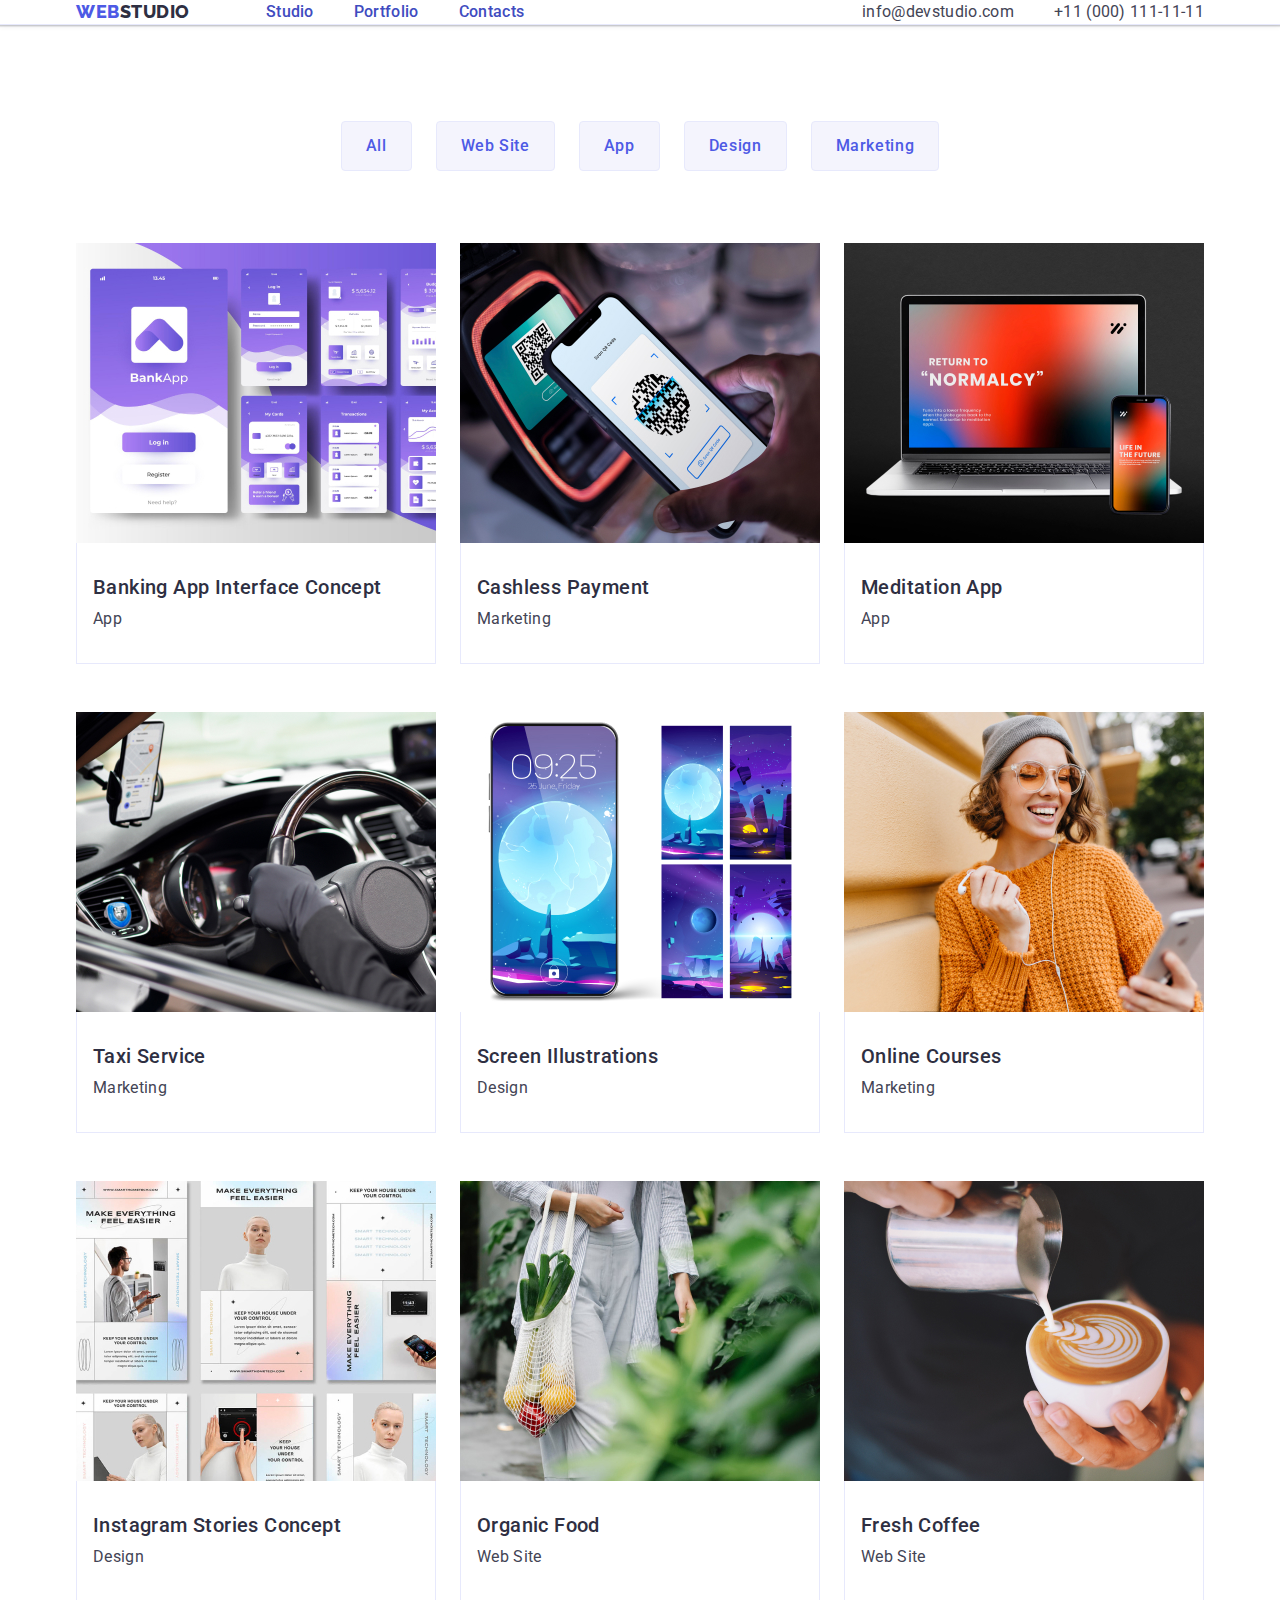
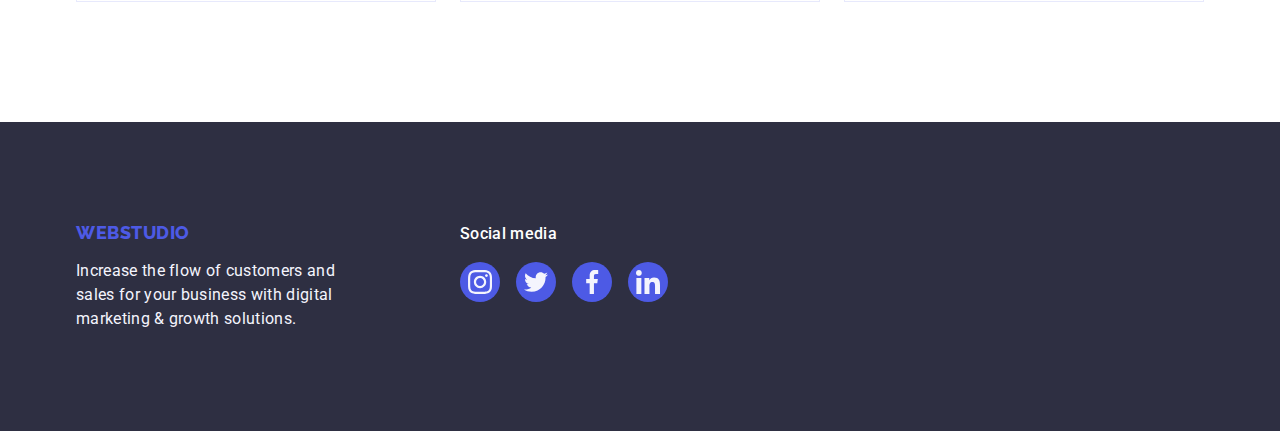
<file: portfolio.html>
<!DOCTYPE html>
<html lang="en">
    <!--Head-->
<head>
    <meta charset="UTF-8">
    <meta name="viewport" content="width=device-width, initial-scale=1.0">
    <!--Normalize-->
    <link
    rel="stylesheet"
    href="https://cdnjs.cloudflare.com/ajax/libs/modern-normalize/2.0.0/modern-normalize.min.css"
    integrity="sha512-4xo8blKMVCiXpTaLzQSLSw3KFOVPWhm/TRtuPVc4WG6kUgjH6J03IBuG7JZPkcWMxJ5huwaBpOpnwYElP/m6wg=="
    crossorigin="anonymous"
    referrerpolicy="no-referrer"
    />
    <!--Styles-->
    <link rel="stylesheet" href="./css/styles.css">
    <!--Font Raleway & Roboto-->
    <link rel="preconnect" href="https://fonts.googleapis.com" />
    <link rel="preconnect" href="https://fonts.gstatic.com" crossorigin />
    <link
      href="https://fonts.googleapis.com/css2?family=Raleway:wght@700&family=Roboto:wght@400;500;700;900&display=swap"
      rel="stylesheet"
    />
    <title>Portfolio</title>
</head>
    <!--Body-->
<body>

    <!--Header-->
    <header class="header">
        <div class="header-flex container">
            <nav class="header-navigate">
                <!--Logo-->
                <a class="logo link header-logo" href="./index.html">Web<span class="studio">Studio</span></a>
                <!--Navigate-->
                <ul class="list header-list">
                    <li><a class="navigate link header-link" href="./index.html">Studio</a></li>
                    <li><a class="navigate link header-link" href="./portfolio.html">Portfolio</a></li>
                    <li><a class="navigate link header-link" href="">Contacts</a></li>
                </ul>
            </nav>
            <!--Contacts-->
            <address class="address">
                <ul class="list header-address">
                    <li>
                        <a class="address-a link" href="mailto:info@devstudio.com">info@devstudio.com</a>
                    </li>
                    <li>
                        <a class="address-a link" href="tel:+110001111111">+11 (000) 111-11-11</a>
                    </li>
                </ul>
            </address>
        </div>
    </header>

    <!--Main-->
    <main>
        <section class="portfolio-section">
            <div class="container">
                <h1 class="visually-hidden">Buttons</h1>
                <!--Buttons-->
                    <ul class="list portfolio-list-one">
                        <li>
                            <button class="buttons-p" type="button">All</button>
                        </li>
                        <li>
                            <button class="buttons-p" type="button">Web Site</button>
                        </li>
                        <li>
                            <button class="buttons-p" type="button">App</button>
                        </li>
                        <li>
                            <button class="buttons-p" type="button">Design</button>
                        </li>
                        <li>
                            <button class="buttons-p" type="button">Marketing</button>
                        </li>
                    </ul>
                <!--Section 1-->
                    <ul class="list portfolio-list-two">
                        <!--First element-->
                        <li class="portfolio-list-two-element">
                            <a class="portfolio-link" href="">
                                <div class="portfolio-transition-div">
                                    <img src="./images/banking_app.jpg" alt="banking_app" width="360">
                                    <p class="portfolio-transition-p">
                                        14 Stylish and User-Friendly App Design Concepts · Task
                                        Manager App · Calorie Tracker App · Exotic Fruit Ecommerce
                                        App · Cloud Storage App
                                    </p>
                                </div>
                                <div class="portfolio-div-title-and-p">
                                    <h2 class="h-three-sections portfolio-div-title">Banking App Interface Concept</h2>
                                    <p class="p-sections">App</p>
                                </div>
                            </a>
                        </li>
        
                        <li class="portfolio-list-two-element">
                            <a class="portfolio-link" href="">
                                <div class="portfolio-transition-div">
                                    <img src="./images/cashless.jpg" alt="cashless" width="360">
                                    <p class="portfolio-transition-p">
                                        14 Stylish and User-Friendly App Design Concepts · Task
                                        Manager App · Calorie Tracker App · Exotic Fruit Ecommerce
                                        App · Cloud Storage App
                                      </p>
                                </div>
                                <div class="portfolio-div-title-and-p">
                                    <h2 class="h-three-sections portfolio-div-title">Cashless Payment</h2>
                                    <p class="p-sections">Marketing</p>
                                </div>
                            </a>
                        </li>
        
                        <li class="portfolio-list-two-element">
                            <a class="portfolio-link" href="">
                                <div class="portfolio-transition-div">
                                    <img src="./images/meditation.jpg" alt="meditation" width="360">
                                    <p class="portfolio-transition-p">
                                        14 Stylish and User-Friendly App Design Concepts · Task
                                        Manager App · Calorie Tracker App · Exotic Fruit Ecommerce
                                        App · Cloud Storage App
                                      </p>
                                </div>
                                <div class="portfolio-div-title-and-p">
                                    <h2 class="h-three-sections portfolio-div-title">Meditation App</h2>
                                    <p class="p-sections">App</p>
                                </div>
                            </a>
                        </li>
        
                        <!--Second element-->
                        <li class="portfolio-list-two-element">
                            <a class="portfolio-link" href="">
                                <div class="portfolio-transition-div">
                                    <img src="./images/taxi.jpg" alt="taxi" width="360">
                                    <p class="portfolio-transition-p">
                                        14 Stylish and User-Friendly App Design Concepts · Task
                                        Manager App · Calorie Tracker App · Exotic Fruit Ecommerce
                                        App · Cloud Storage App
                                      </p>
                                </div>
                                <div class="portfolio-div-title-and-p">
                                    <h2 class="h-three-sections portfolio-div-title">Taxi Service</h2>
                                    <p class="p-sections">Marketing</p>
                                </div>
                            </a>
                        </li>
        
                        <li class="portfolio-list-two-element">
                            <a class="portfolio-link" href="">
                                <div class="portfolio-transition-div">
                                    <img src="./images/screen.jpg" alt="screen" width="360">
                                    <p class="portfolio-transition-p">
                                        14 Stylish and User-Friendly App Design Concepts · Task
                                        Manager App · Calorie Tracker App · Exotic Fruit Ecommerce
                                        App · Cloud Storage App
                                      </p>
                                </div>
                                <div class="portfolio-div-title-and-p">
                                    <h2 class="h-three-sections portfolio-div-title">Screen Illustrations</h2>
                                    <p class="p-sections">Design</p>
                                </div>
                            </a>
                        </li>
        
                        <li class="portfolio-list-two-element">
                            <a class="portfolio-link" href="">
                                <div class="portfolio-transition-div">
                                    <img src="./images/online.jpg" alt="online" width="360">
                                    <p class="portfolio-transition-p">
                                        14 Stylish and User-Friendly App Design Concepts · Task
                                        Manager App · Calorie Tracker App · Exotic Fruit Ecommerce
                                        App · Cloud Storage App
                                      </p>
                                </div>
                                <div class="portfolio-div-title-and-p">
                                    <h2 class="h-three-sections portfolio-div-title">Online Courses</h2>
                                    <p class="p-sections">Marketing</p>
                                </div>
                            </a>
                        </li>
                        <!--3rd element-->
                        <li class="portfolio-list-two-element">
                            <a class="portfolio-link" href="">
                                <div class="portfolio-transition-div">
                                    <img src="./images/instagram.jpg" alt="instagram" width="360">
                                    <p class="portfolio-transition-p">
                                        14 Stylish and User-Friendly App Design Concepts · Task
                                        Manager App · Calorie Tracker App · Exotic Fruit Ecommerce
                                        App · Cloud Storage App
                                      </p>
                                </div>
                                <div class="portfolio-div-title-and-p">
                                    <h2 class="h-three-sections portfolio-div-title">Instagram Stories Concept</h2>
                                    <p class="p-sections">Design</p>
                                </div>
                            </a>
                        </li>
        
                        <li class="portfolio-list-two-element">
                            <a class="portfolio-link" href="">
                                <div class="portfolio-transition-div">
                                    <img src="./images/organic.jpg" alt="organic" width="360">
                                    <p class="portfolio-transition-p">
                                        14 Stylish and User-Friendly App Design Concepts · Task
                                        Manager App · Calorie Tracker App · Exotic Fruit Ecommerce
                                        App · Cloud Storage App
                                      </p>
                                </div>
                                <div class="portfolio-div-title-and-p">
                                    <h2 class="h-three-sections portfolio-div-title">Organic Food</h2>
                                    <p class="p-sections">Web Site</p>
                                </div>
                            </a>
                        </li>
        
                        <li class="portfolio-list-two-element">
                            <a class="portfolio-link" href="">
                                <div class="portfolio-transition-div">
                                    <img src="./images/fresh_coffee.jpg" alt="fresh_coffee" width="360">
                                    <p class="portfolio-transition-p">
                                        14 Stylish and User-Friendly App Design Concepts · Task
                                        Manager App · Calorie Tracker App · Exotic Fruit Ecommerce
                                        App · Cloud Storage App
                                      </p>
                                </div>
                                <div class="portfolio-div-title-and-p">
                                    <h2 class="h-three-sections portfolio-div-title">Fresh Coffee</h2>
                                    <p class="p-sections">Web Site</p>
                                </div>
                            </a>
                        </li>
                    </ul>
            </div>
        </section>
    </main>

    <!--Footer-->
    <footer class="footer modern-footer">
        <div class="container footer-div">
            <div class="footer-logo-div">
                <a class="logo link footer-link" href="./index.html">Web<span class="logo down-color link">Studio</span></a>
                <p class="p-footer footer-p-element">Increase the flow of customers and sales for your business with digital marketing & growth solutions.</p>
            </div>
            <div class="social-media-div">
                <p class="footer-social-media-p">Social media</p>
                <ul class="list footer-ul-list-svg">
                  <li class="footer-list-svg">
                    <a href="" class="footer-link-svg">
                      <svg width="24" height="24" class="footer-svg">
                        <use href="./images/icons.svg#instagram-2"></use>
                      </svg>
                    </a>
                  </li>
                  <li class="footer-list-svg">
                    <a href="" class="footer-link-svg">
                      <svg width="24" height="24" class="footer-svg">
                        <use href="./images/icons.svg#twitter-2"></use>
                      </svg>
                    </a>
                  </li>
                  <li class="footer-list-svg">
                    <a href="" class="footer-link-svg">
                      <svg width="24" height="24" class="footer-svg">
                        <use href="./images/icons.svg#facebook-2"></use>
                      </svg>
                    </a>
                  </li>
                  <li class="footer-list-svg">
                    <a href="" class="footer-link-svg">
                      <svg width="24" height="24" class="footer-svg">
                        <use href="./images/icons.svg#linkedin-2"></use>
                      </svg>
                    </a>
                  </li>
                </ul>
            </div>
        </div>
    </footer>

</body>
</html>
</file>
<file: css/styles.css>
::after {
    content: '';
    position: absolute;
    left: 0;
    bottom: -1px;
    height: 4px;
    background-color: #404bbf;
    border-radius: 2px;
    transition: color 250ms cubic-bezier(0.4, 0, 0.2, 1);
    transform: translateY(0%);
}

* {
    box-sizing: border-box;
    margin: 0;
    padding: 0;
}

:root {
    --main-blue: #2196f3;
    --purple: #4d5ae5;
    --navy-blue: #2e2f42;
    --grey-paragraphs: #434455;
    --off-white: #f4f4fd;
    --white: #fff;
    --transition: color 250ms cubic-bezier(0.4, 0
    , 0.2, 1);
    --transition-variable: cubic-bezier(0.4, 0, 0.2, 1);
    --transform: translateY(0%);
}

body {
    font-family: "Roboto", sans-serif;
    color: #434455;
    background-color: #ffffff;
}
.logo {
    color: #4D5AE5;
    font-family: "Raleway", sans-serif;
    font-weight: 800;
    font-size: 18px;
    line-height: 1.17;
    letter-spacing: 0.03em;
    text-transform: uppercase;
}
.studio {
    color: #2e2f42;
}
.link {
    text-decoration: none;
}
.list {
    list-style: none;
    margin: 0;
    padding-left: 0;
}
.navigate {
    color: #2e2f42;
    font-weight: 500;
    line-height: 1.5;
    letter-spacing: 0.02em;
}
.navigate:hover {
    color: #404bbf;
}
.navigate:focus {
    color: #404bbf;
}

.address {
    font-style: normal
}

.address-a {
    color: #434455;
    line-height: 1.5;
    letter-spacing: 0.02em;
    transition: color 250ms cubic-bezier(0.4, 0, 0.2, 1);
}

.address-a:hover {
    color: #404bbf;
}

.address-a:focus {
    color: #404bbf;
}

.button-title {
    color: #ffffff;
    background-color: #4D5AE5;
    font-family: "Roboto", sans-serif;
    font-weight: 500;
    font-size: 16px;
    line-height: 1.5;
    letter-spacing: 0.04em;
    cursor: pointer;
}

.button-title:hover {
    background-color: #404bbf;
}

.button-title:focus {
    background-color: #404bbf;
}

.h-three-sections {
    color: #2e2f42;
    font-weight: 500;
    font-size: 20px;
    line-height: 1.2;
    letter-spacing: 0.02em;
}

.p-sections {
    color: #434455;
    line-height: 1.5;
    letter-spacing: 0.02em;
}

.sections-title {
    color: #2e2f42;
    font-size: 36px;
    line-height: 1.11;
    text-align: center;
    text-transform: capitalize;
    letter-spacing: 0.02em;
}

.section-three {
    background-color: #F4F4FD;
}

.background-list-section-three {
    background-color: #FFFFFFFF;
}

.footer {
    background-color: #2e2f42;
}

.down-color {
    color: var(--light-color);
}

.p-footer {
    color: #F4F4FD;
    line-height: 1.5;
    letter-spacing: 0.02em;
}

.buttons-p {
    color: #4d5ae5;
    background-color: #F4F4FD;
    font-family: "Roboto", sans-serif;
    font-weight: 500;
    font-size: 16px;
    line-height: 1.5;
    letter-spacing: 0.04em;
    cursor: pointer;
    /*homework 3*/
    padding: 12px 24px;
    border: 1px solid #e7e9fc;
    border-radius: 4px;

    transition: color 250ms cubic-bezier(0.4, 0, 0.2, 1),
    background-color 250ms cubic-bezier(0.4, 0, 0.2, 1),
    border-color 250ms cubic-bezier(0.4, 0, 0.2, 1),
    box-shadow 250ms cubic-bezier(0.4, 0, 0.2, 1);
}

.buttons-p:hover,
.buttons-p:focus {
    color: #FFFFFFFF;
    background-color: #404BBF;
    /*homework 3*/
    border: 1px solid transparent;
    /*homework 4*/
    box-shadow: 0px 3px 1px rgba(0, 0, 0, 0.1), 0px 2px 1px rgba(0, 0, 0, 0.08),
    0px 2px 2px rgba(0, 0, 0, 0.12);
}

/* Homework 3 */

/*General classes*/
.container {
    width: 1158px;
    margin: 0 auto;
    padding-left: 15px;
    padding-right: 15px;
}

.visually-hidden {
    position: absolute;
    width: 1px;
    height: 1px;
    margin: -1px;
    border: 0;
    padding: 0;
    
    white-space: nowrap;
    clip-path: inset(100%);
    clip: rect(0 0 0 0);
    overflow: hidden;
}

/*Header*/
img {
    display: block;
}

.header {
    border-bottom: 1px solid #e7e9fc;
    box-shadow: 0px 2px 1px rgba(46, 47, 66, 0.08),
    0px 1px 1px rgba(46, 47, 66, 0.16), 0px 1px 6px rgba(46, 47, 66, 0.08);
}

.header-flex {
    display: flex;
    justify-content: space-between;
    align-items: center;
}

.header-navigate {
    display: flex;
    align-items: center;
    transition: color 250ms cubic-bezier(0.4, 0, 0.2, 1);

}

.header-logo {
    margin-right: 76px;
    transition: color 250ms cubic-bezier(0.4, 0, 0.2, 1);
}

.header-list {
    display: flex;
    gap: 40px;
}

.header-link {
    padding: 24px 0px;
    position: relative;
    color: #404bbf;
    transition: color 250ms cubic-bezier(0.4, 0, 0.2, 1);
}

.header-address {
    display: flex;
    gap: 40px;
    transition: color 250ms cubic-bezier(0.4, 0, 0.2, 1);
}

/*Section Zero*/

.zero-section {
    background-color: #2e2f42;
    padding: 188px 0;
    max-width: 1440px;
    background-repeat: no-repeat;
    background-position: center;
    background-size: cover;
    background-image: linear-gradient(rgba(46, 47, 66, 0.7), rgba(46, 47, 66, 0.7)), url(../images/background-header.jpg);
}

.zero-title {
    color: #ffffff;
    font-weight: 700;
    font-size: 56px;
    line-height: 1.07em;
    text-align: center;
    letter-spacing: 1.12px;
    margin: 0 auto;
    max-width: 496px;
    padding-bottom: 48px
}

.zero-button {
    font-family: "Roboto", sans-serif;
    color: #ffffff;
    background-color: #4d5ae5;
    font-size: 16px;
    font-weight: 500;
    line-height: 1.5em;
    letter-spacing: 0.04em;
    cursor: pointer;
    display: block;
    min-width: 169px;
    height: 56px;
    border-radius: 4px;
    border: none;
    margin: 0 auto;
    transition: background-color 250ms cubic-bezier(0.4, 0, 0.2, 1);
}

/*Section One*/

.one-section {
    padding: 120px 0;
}

.one-list {
    display: flex;
    gap: 24px;
}

.one-list-element {
    width: 100%;
    min-width: 264px;
}

.one-title-element {
    margin-bottom: 8px;
}

/*Section Two*/

.two-section {
    padding-bottom: 120px;
}

.two-section-title {
    margin-bottom: 72px;
}

.two-list {
    display: flex;
    gap: 24px;
}

.two-list-element {
    flex-basis: calc((100% - 48px) / 3);
}

/*Section Three*/

.three-section {
    padding: 120px 0;
}

.three-title-h-two {
    margin-bottom: 72px;
}

.three-list {
    display: flex;
    gap: 24px;
}

.three-list-element {
    flex-basis: calc((100% - 72px) / 4);
    border-radius: 0px 0px 4px 4px;
    box-shadow: 0px 2px 1px 0px rgba(46, 47, 66, 0.08),
    0px 1px 1px 0px rgba(46, 47, 66, 0.16),
    0px 1px 6px 0px rgba(46, 47, 66, 0.08);
}

.three-div {
    padding: 32px 0;
}

.three-title {
    text-align: center;
    margin-bottom: 8px;
}

.three-p-element {
    text-align: center;
}

/*Footer*/

.modern-footer {
    padding: 100px 0;
}

.footer-link {
    display: inline-block;
    margin-bottom: 16px;
}

.footer-p-element {
    max-width: 264px;
}

/*Portfolio*/

.portfolio-section {
    padding-top: 96px; 
    padding-bottom: 120px;
}

.portfolio-list-one {
    display: flex;
    justify-content: center;
    gap: 24px;
    margin-bottom: 72px;
}

.portfolio-list-two {
    display: flex;
    flex-wrap: wrap;
    column-gap: 24px;
    row-gap: 48px;
    padding: 0;
}

.portfolio-list-two-element {
    flex-basis: calc((100% - 48px) / 3);
}

.portfolio-div-title-and-p {
    padding: 32px 16px;
    border: 1px solid #e7e9fc;
    border-top: none;
}

.portfolio-div-title {
    margin-bottom: 8px;
}

/*Homework 4*/

.one-div-icon-svg {
    display: flex;
    align-items: center;
    justify-content: center;
    width: 264px;
    height: 112px;
    background-color: #f4f4fd;
    border-radius: 4px;
    margin-bottom: 8px;
}

.one-icon-svg {
    width: 64px;
    height: 64px;
}

.three-ul-svg {
    display: flex;
    justify-content: center;
    gap: 24px;
}

.three-ul-element-svg {
    width: 40px;
    height: 40px;
}

.three-link-svg {
    height: 100%;
    width: 100%;
    background-color: #4d5ae5;
    border-radius: 50%;
    display: flex;
    align-items: center;
    justify-content: center;
    transition: background-color 250ms cubic-bezier(0.4, 0, 0.2, 1);
}

.three-link-svg:hover,
.three-link-svg:focus {
    background-color: #404bbf;
}

.three-svg {
    fill: #f4f4fd;
    width: 16px;
    height: 16px;
}

.portfolio-link {
    text-decoration: none;
    width: calc((100%-48px) / 3);
    display: block;
    transition: box-shadow 250ms var(--transition-variable);
}

.portfolio-link:hover,
.portfolio-link:focus {
    box-shadow: 0px 1px 6px rgba(46, 47, 66, 0.08),
      0px 1px 1px rgba(46, 47, 66, 0.16), 0px 2px 1px rgba(46, 47, 66, 0.08);
}

/*Section 4*/

.four-section {
    padding-top: 120px;
    padding-bottom: 120px;
}

.four-section-header {
    color: var(--navy-blue);
    font-size: 36px;
    font-weight: 700px;
    line-height: 1.11;
    letter-spacing: 0.72px;
    text-align: center;
    text-transform: capitalize;
    margin-bottom: 72px;
}

.four-section-list {
    display: flex;
    justify-content: center;
    gap: 24px;
}

.four-section-list-element {
    background-color: #fff;
    width: 168px;
    height: 88px;
}

.four-link {
    width: 100%;
    height: 100%;
    border-radius: 4px;
    border: 1px solid #8e8f99;
    display: flex;
    align-items: center;
    justify-content: center;
    color: #8e8f99;
    transition: border-color 250ms cubic-bezier(0.4, 0, 0.2, 1), color 250ms cubic-bezier(0.4, 0, 0.2, 1);
}

.four-link:hover,
.four-link:focus {
    border-color: #404bbf;
    color: #404bbf;
}

.four-svg {
    width: 104px;
    height: 56px;
    fill: currentColor;
}

.footer-logo-div {
    margin-right: 120px;
}

/*Footer social-media*/

.footer-div {
    display: flex;
    align-items: baseline;
}

.footer-social-media-div {
    margin-right: 120px;
}
  
.footer-social-media-p {
    font-family: Roboto;
    font-size: 16px;
    font-style: normal;
    font-weight: 500;
    line-height: 1.5;
    letter-spacing: 0.02em;
    color: #ffffffff;
    margin-bottom: 16px;
}
  
.footer-ul-list-svg {
    display: flex;
    justify-content: center;
    gap: 16px;
}
  
.footer-list-svg {
    width: 40px;
    height: 40px;
}
  
.footer-link-svg {
    width: 100%;
    height: 100%;
    background-color: #4d5ae5;
    border-radius: 50%;
    display: flex;
    align-items: center;
    justify-content: center;
    transition: background-color 250ms cubic-bezier(0.4, 0, 0.2, 1);
}
  
.footer-link-svg:hover,
.footer-link-svg:focus {
    background-color: #31d0aa;
}
  
.footer-svg {
    fill: #f4f4fd;
    width: 24px;
    height: 24px;
}

/*Homework 5*/

.modal-div {
    position: fixed;
    top: 0;
    left: 0;
    width: 100%;
    height: 100%;
    background-color: rgba(46, 47, 66, 0.4);
    transition: opacity 250ms cubic-bezier(0.4, 0, 0.2, 1),
      visibility 250ms cubic-bezier(0.4, 0, 0.2, 1);
}
  
.is-hidden {
    opacity: 0;
    visibility: hidden;
    pointer-events: none;
}
  
.modal-container {
    position: absolute;
    top: 50%;
    left: 50%;
    transform: translate(-50%, -50%) scale(1);
    width: 408px;
    min-height: 584px;
    background: #fcfcfc;
    border-radius: 4px;
    transition: transform 250ms cubic-bezier(0.4, 0, 0.2, 1);
    box-shadow: 0px 2px 1px 0px rgba(0, 0, 0, 0.2),
      0px 1px 3px 0px rgba(0, 0, 0, 0.12), 0px 1px 1px 0px rgba(0, 0, 0, 0.14);
}
  
.modal-button {
    border: 1px solid rgba(0, 0, 0, 0.1);
    position: absolute;
    top: 24px;
    right: 24px;
    width: 24px;
    height: 24px;
    border-radius: 50%;
    display: flex;
    align-items: center;
    justify-content: center;
    background-color: #e7e9fc;
    padding: 0;
    cursor: pointer;
    transition: background-color 250ms cubic-bezier(0.4, 0, 0.2, 1),
      border 250ms cubic-bezier(0.4, 0, 0.2, 1);
}
  
.modal-button:hover {
    background-color: #404bbf;
    border: none;
    fill: #ffffff;
}
  
.modal-button:focus {
    background-color: #404bbf;
    border: none;
    fill: #ffffff;
}
  
.modal-svg {
    transition: fill 250ms cubic-bezier(0.4, 0, 0.2, 1);
}

.portfolio-transition-div {
    position: relative;
    overflow: hidden;
}
  
.portfolio-transition-p {
    position: absolute;
    top: 0;
    font-size: 16px;
    line-height: 1.5;
    letter-spacing: 0.02em;
    color: #f4f4fd;
    padding: 40px 32px;
    background-color: #4d5ae5;
    height: 100%;
    width: 100%;
    transform: translateY(100%);
    transition: transform 250ms cubic-bezier(0.4, 0, 0.2, 1);
}

.portfolio-link:hover .portfolio-transition-p {
    transform: translateY(0%);
}
  
.portfolio-link:focus .portfolio-transition-p {
    transform: translateY(0%);
}

.portfolio-list-two-element a {
    transition: box-shadow 250ms cubic-bezier(0.4, 0, 0, 0.2, 1);
}
</file>
